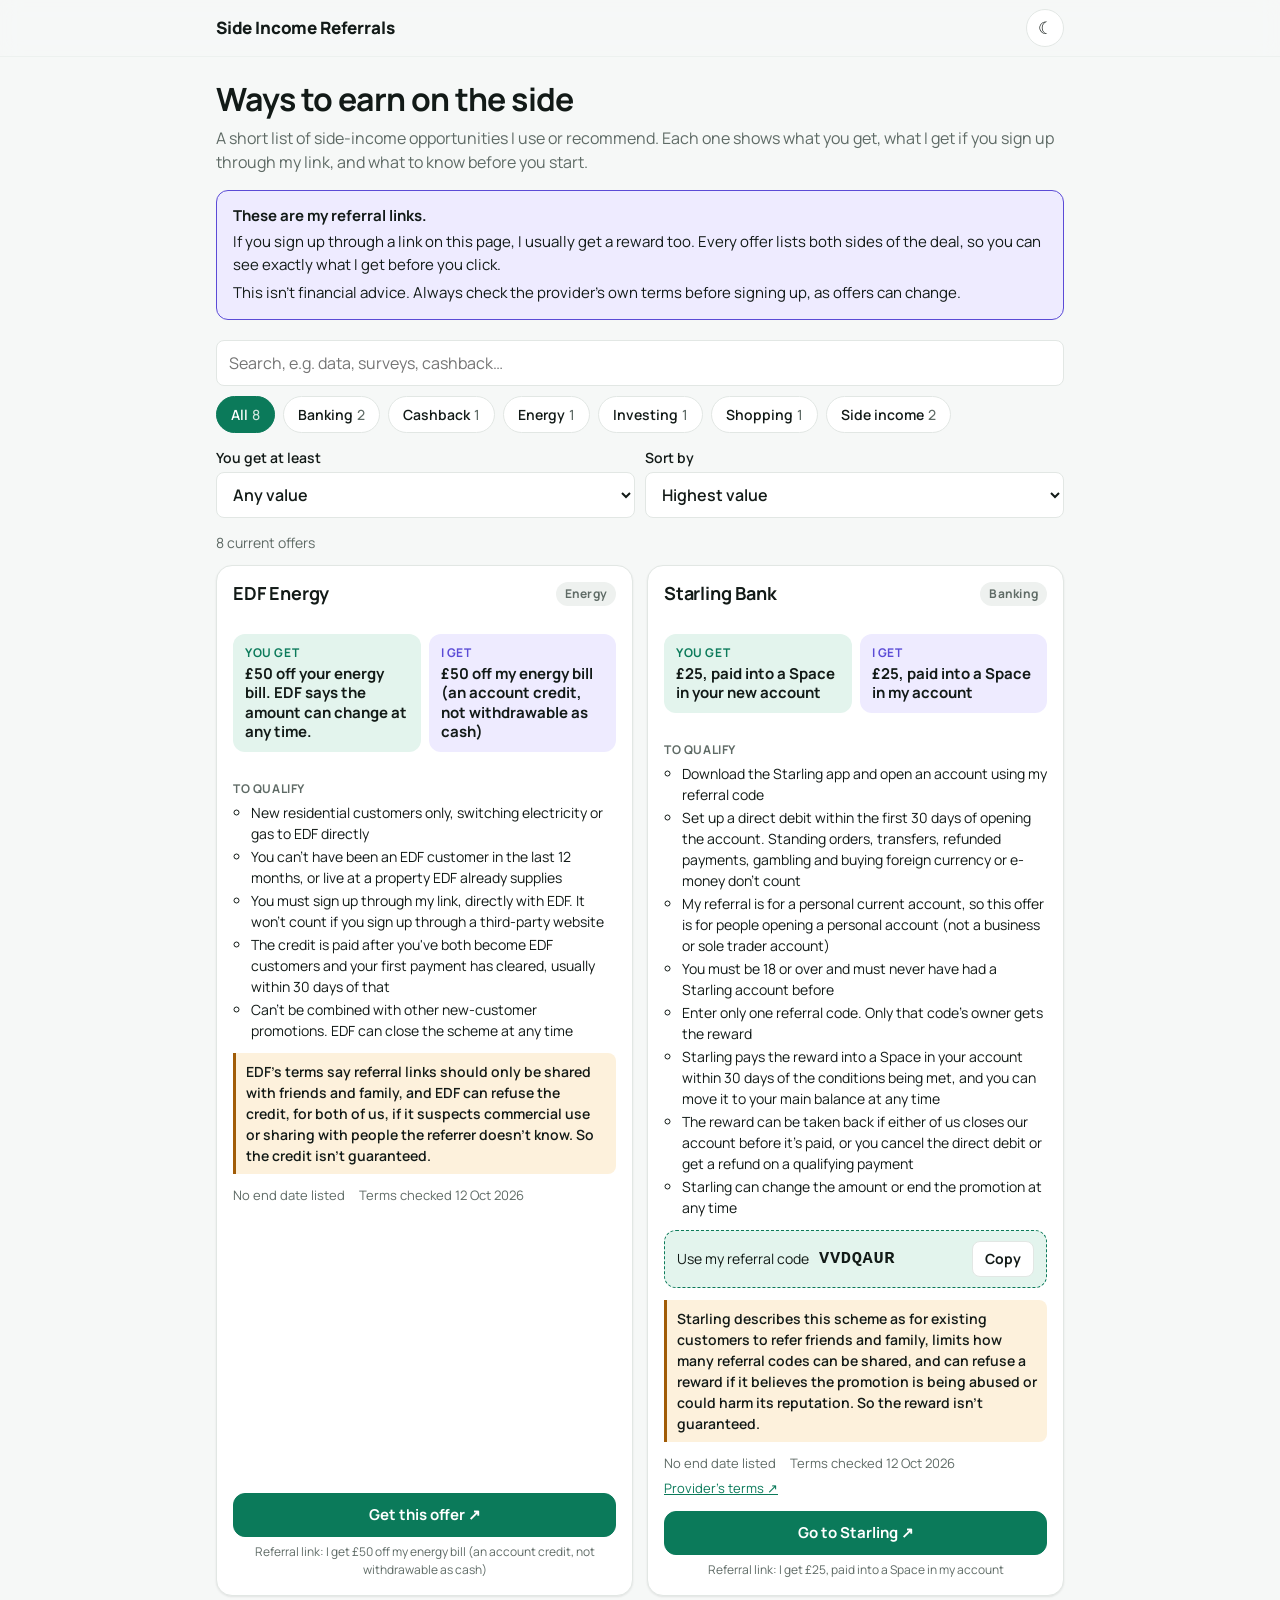
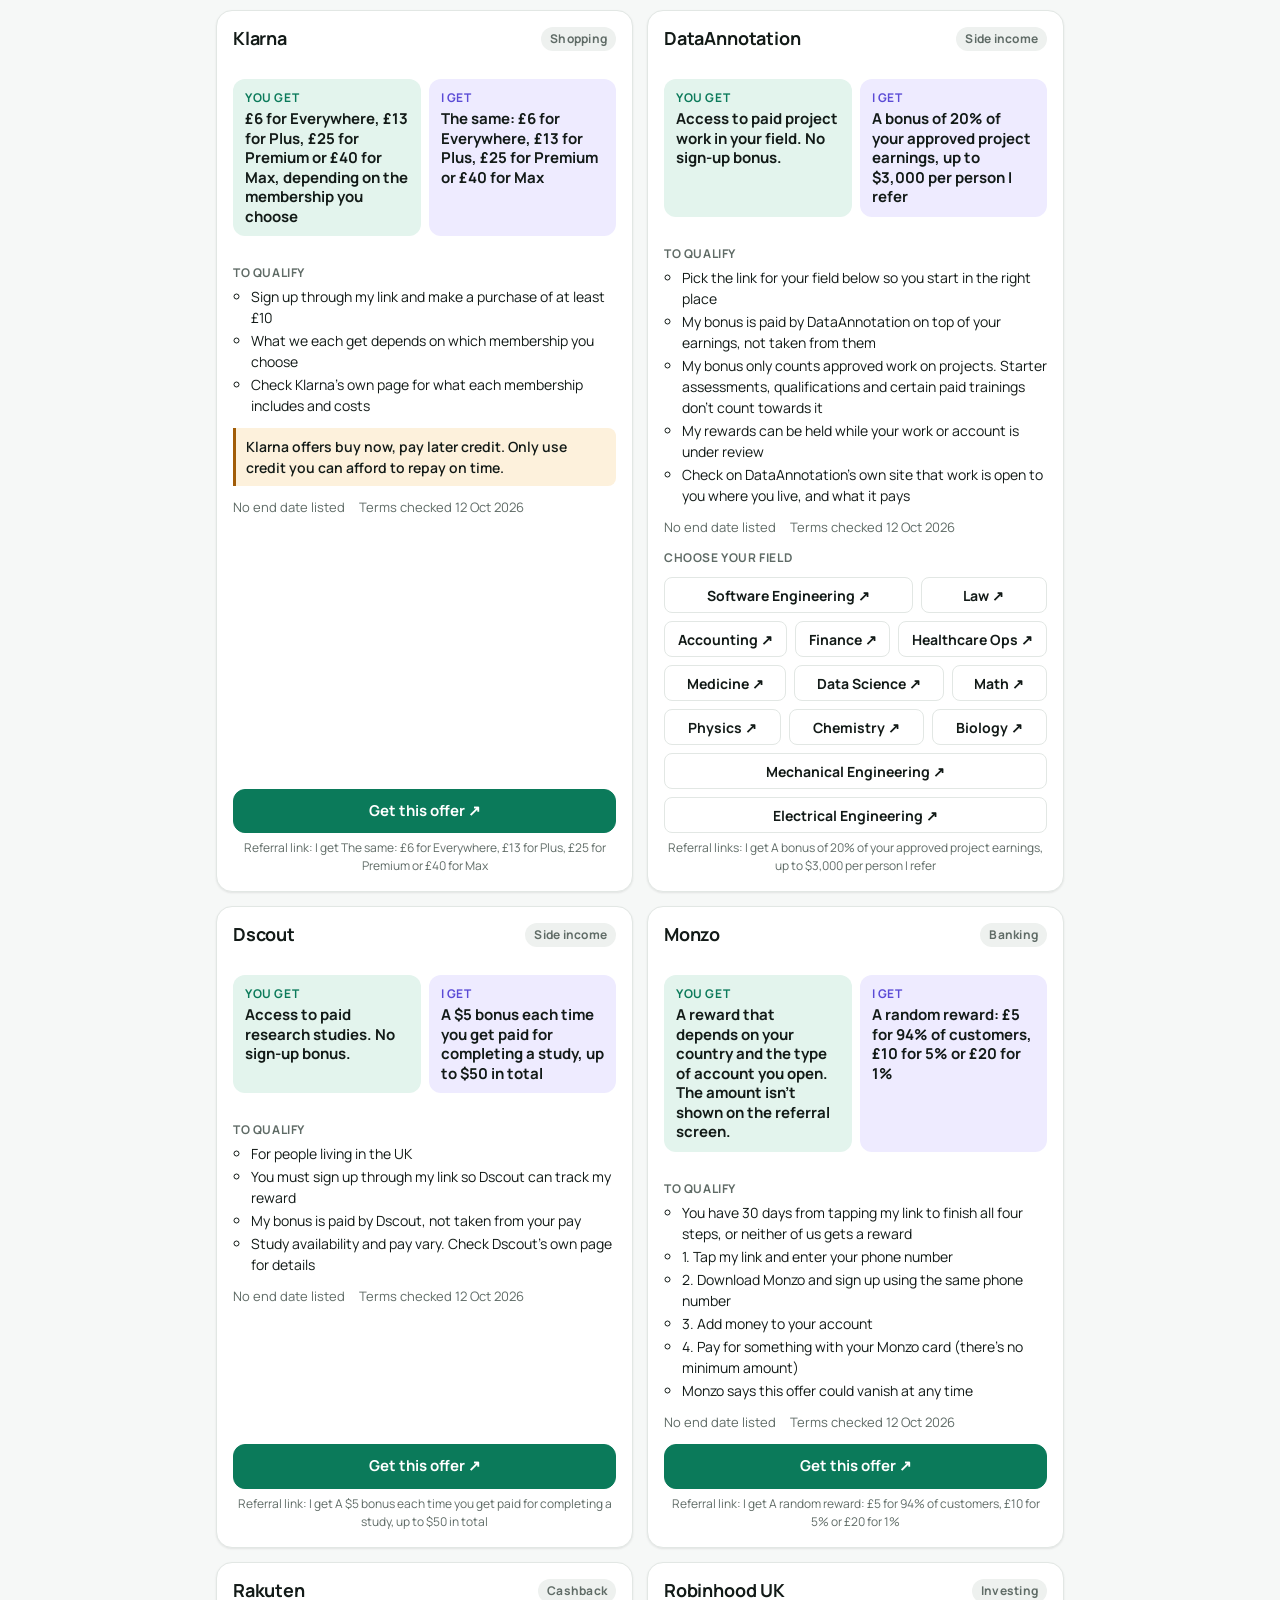
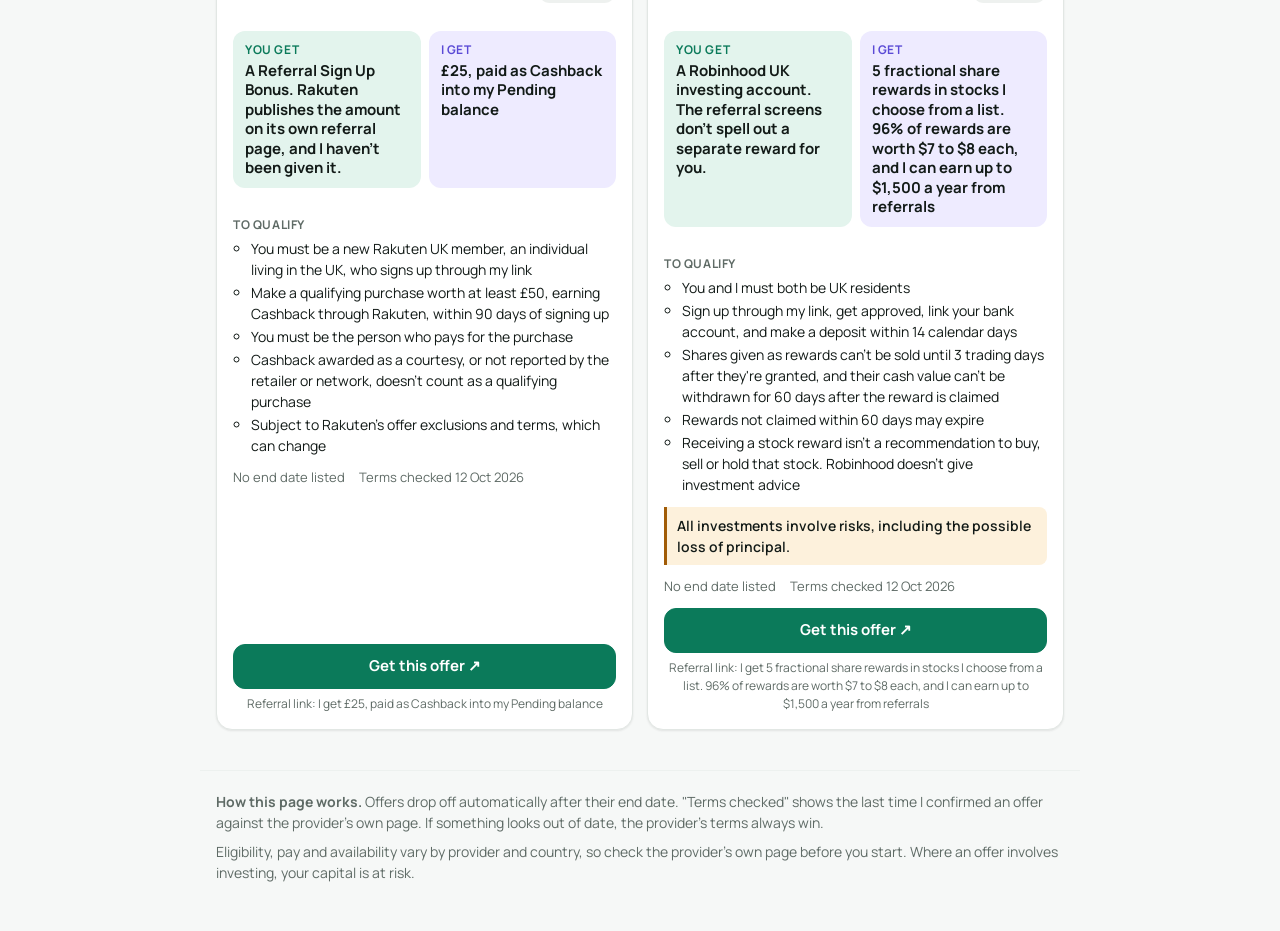
<file: docs/index.html>
<!DOCTYPE html>
<html lang="en-GB">
<head>
<meta charset="UTF-8">
<meta name="viewport" content="width=device-width, initial-scale=1.0">
<title>Side Income Referrals</title>
<meta name="description" content="Ways to earn on the side, with every referral link clearly disclosed: what you get, what I get, and the conditions.">
<link rel="icon" href="favicon.svg" type="image/svg+xml">
<link rel="preconnect" href="https://fonts.googleapis.com">
<link rel="preconnect" href="https://fonts.gstatic.com" crossorigin>
<link rel="stylesheet" href="https://fonts.googleapis.com/css2?family=Manrope:wght@400;500;600;700;800&display=swap">
<script>
// Apply a stored theme choice before first paint to avoid a flash; with no
// stored choice style.css follows the system setting.
(function () {
  try {
    var t = localStorage.getItem("theme");
    if (t === "light" || t === "dark") document.documentElement.setAttribute("data-theme", t);
  } catch (e) {}
})();
</script>
<link rel="stylesheet" href="style.css">
</head>
<body>
<header class="topbar">
  <div class="topbar-inner">
    <h1 class="brand">Side Income Referrals</h1>
    <button id="themeToggle" class="icon-btn" type="button">☾</button>
  </div>
</header>

<main>
  <section class="intro">
    <h2>Ways to earn on the side</h2>
    <p>A short list of side-income opportunities I use or recommend. Each one shows what you get, what I get if you sign up through my link, and what to know before you start.</p>
  </section>

  <!-- Disclosure sits above the offers, before any link, on purpose: UK ad
       rules (CAP Code / CMA guidance) want it clear and up front. -->
  <aside class="disclosure" aria-label="Disclosure">
    <strong>These are my referral links.</strong>
    <p>If you sign up through a link on this page, I usually get a reward too. Every offer lists both sides of the deal, so you can see exactly what I get before you click.</p>
    <p>This isn't financial advice. Always check the provider's own terms before signing up, as offers can change.</p>
  </aside>

  <section class="controls" aria-label="Filter offers">
    <label class="visually-hidden" for="search">Search offers</label>
    <input id="search" type="search" placeholder="Search, e.g. data, surveys, cashback…" autocomplete="off">
    <div id="categoryChips" class="chips" role="group" aria-label="Category"></div>
    <div class="controls-row">
      <label class="field">
        <span>You get at least</span>
        <select id="minValue">
          <option value="0">Any value</option>
          <option value="5">£5+</option>
          <option value="10">£10+</option>
          <option value="25">£25+</option>
          <option value="50">£50+</option>
        </select>
      </label>
      <label class="field">
        <span>Sort by</span>
        <select id="sort">
          <option value="value">Highest value</option>
          <option value="ending">Ending soonest</option>
          <option value="az">Provider A–Z</option>
        </select>
      </label>
    </div>
  </section>

  <p id="resultMeta" class="result-meta" aria-live="polite"></p>
  <ul id="offerList" class="offer-list"></ul>
  <div id="status" class="notice" hidden></div>
</main>

<footer class="site-footer">
  <p><strong>How this page works.</strong> Offers drop off automatically after their end date. "Terms checked" shows the last time I confirmed an offer against the provider's own page. If something looks out of date, the provider's terms always win.</p>
  <p>Eligibility, pay and availability vary by provider and country, so check the provider's own page before you start. Where an offer involves investing, your capital is at risk.</p>
</footer>

<script src="common.js"></script>
<script src="app.js"></script>
</body>
</html>
</file>
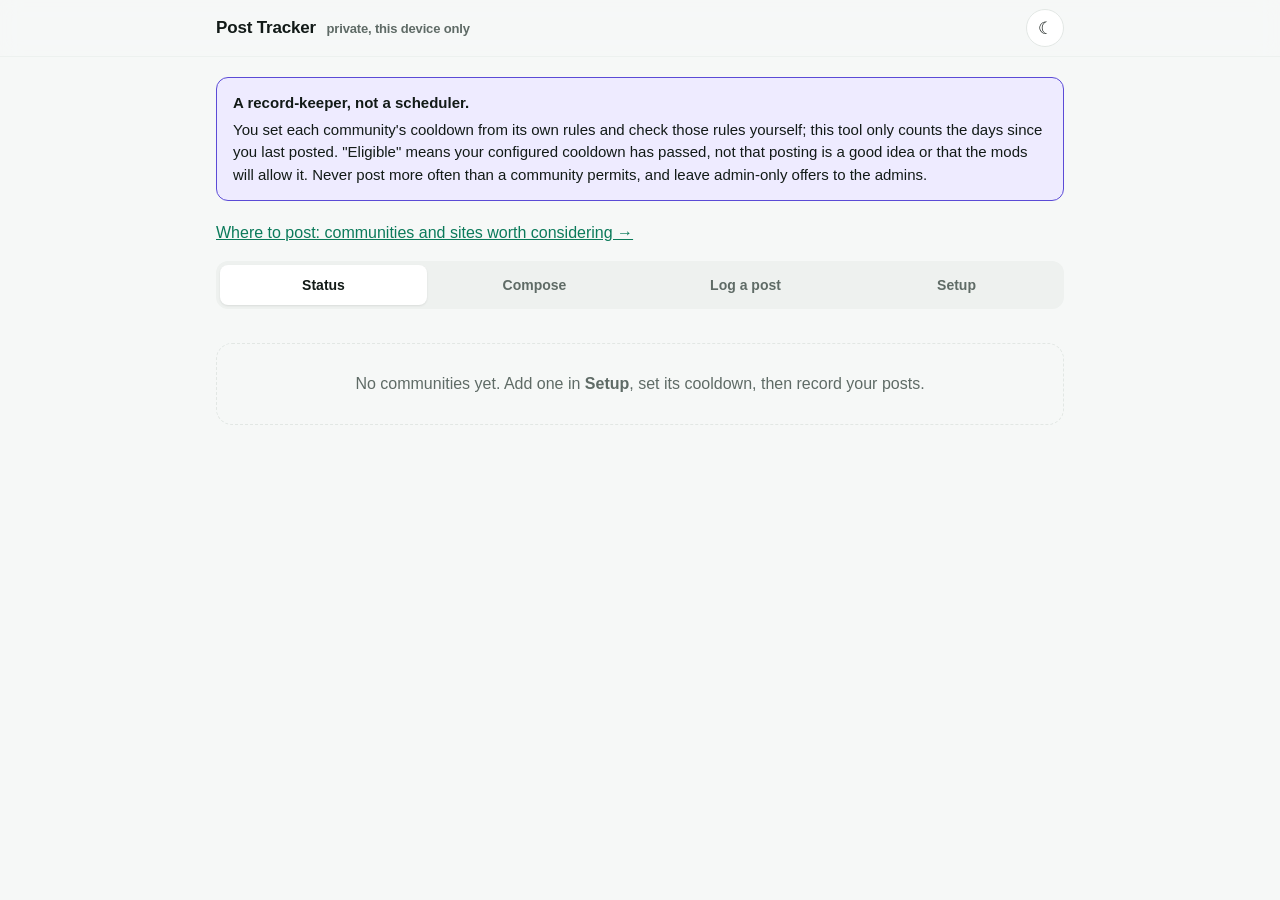
<file: tracker/index.html>
<!DOCTYPE html>
<html lang="en-GB">
<head>
<meta charset="UTF-8">
<meta name="viewport" content="width=device-width, initial-scale=1.0">
<meta name="robots" content="noindex, nofollow">
<title>Post Tracker (private)</title>
<link rel="icon" href="../docs/favicon.svg" type="image/svg+xml">
<script>
(function () {
  try {
    var t = localStorage.getItem("theme");
    if (t === "light" || t === "dark") document.documentElement.setAttribute("data-theme", t);
  } catch (e) {}
})();
</script>
<link rel="stylesheet" href="../docs/style.css">
<link rel="stylesheet" href="tracker.css">
</head>
<body>
<header class="topbar">
  <div class="topbar-inner">
    <h1 class="brand">Post Tracker <small>private, this device only</small></h1>
    <button id="themeToggle" class="icon-btn" type="button">☾</button>
  </div>
</header>

<main>
  <aside class="disclosure" aria-label="What this tool is">
    <strong>A record-keeper, not a scheduler.</strong>
    <p>You set each community's cooldown from its own rules and check those rules yourself; this tool only counts the days since you last posted. "Eligible" means your configured cooldown has passed, not that posting is a good idea or that the mods will allow it. Never post more often than a community permits, and leave admin-only offers to the admins.</p>
  </aside>

  <p><a href="places.html">Where to post: communities and sites worth considering →</a></p>

  <div id="offersError" class="notice error" hidden></div>

  <nav class="tabs" role="tablist" aria-label="Sections">
    <button role="tab" class="tab" data-tab="status" aria-selected="true">Status</button>
    <button role="tab" class="tab" data-tab="compose" aria-selected="false">Compose</button>
    <button role="tab" class="tab" data-tab="log" aria-selected="false">Log a post</button>
    <button role="tab" class="tab" data-tab="setup" aria-selected="false">Setup</button>
  </nav>

  <!-- STATUS -->
  <section id="tab-status" class="panel" role="tabpanel">
    <div id="statusSummary" class="summary"></div>
    <div id="statusCommunities"></div>
  </section>

  <!-- COMPOSE -->
  <section id="tab-compose" class="panel" role="tabpanel" hidden>
    <div class="card form">
      <label class="field"><span>Offer</span><select id="composeOffer"></select></label>
      <label class="field"><span>Community <span class="hint">(optional, shows its status and notes)</span></span><select id="composeCommunity"></select></label>
      <div id="composeStatus"></div>
      <label class="field"><span>Post body <span class="hint">(edit freely, then copy)</span></span><textarea id="composeBody" rows="14"></textarea></label>
      <p class="hint">The body includes a plain referral disclosure and both sides of the deal. Check it against the community's own posting rules before you use it, since some ask for a specific format.</p>
      <div class="row">
        <button id="copyBtn" class="btn" type="button">Copy post</button>
        <button id="regenBtn" class="btn secondary" type="button">Reset text</button>
      </div>
      <p id="copyMsg" class="hint" aria-live="polite"></p>
      <label class="field"><span>Short version for X or Bluesky <span class="hint" id="shortCount"></span></span><textarea id="shortBody" rows="5"></textarea></label>
      <p class="hint">Starts with “Ad:” so it's clear up front that this is a referral link. Posting is still up to you, by hand.</p>
      <div class="row"><button id="copyShortBtn" class="btn secondary" type="button">Copy short version</button></div>
      <p id="copyShortMsg" class="hint" aria-live="polite"></p>
    </div>
  </section>

  <!-- LOG -->
  <section id="tab-log" class="panel" role="tabpanel" hidden>
    <form id="logForm" class="card form">
      <label class="field"><span>Offer</span><select id="logOffer" required></select></label>
      <label class="field"><span>Community</span><select id="logCommunity" required></select></label>
      <label class="field"><span>Date posted</span><input id="logDate" type="date" required></label>
      <label class="field"><span>Link to the post <span class="hint">(optional)</span></span><input id="logUrl" type="url" placeholder="https://…"></label>
      <button class="btn" type="submit">Record post</button>
      <p id="logMsg" class="hint" aria-live="polite"></p>
    </form>
    <h2 class="h2">History</h2>
    <div id="history"></div>
  </section>

  <!-- SETUP -->
  <section id="tab-setup" class="panel" role="tabpanel" hidden>
    <h2 class="h2">Communities</h2>
    <p class="hint">Add each place you post and set its cooldown in days, as stated in that community's own rules. Leave it blank if you're not sure and the tool will say it isn't set rather than guess.</p>
    <div id="communityList"></div>
    <form id="communityForm" class="card form">
      <label class="field"><span>New community name</span><input id="newName" type="text" placeholder="e.g. r/example" required maxlength="60"></label>
      <button class="btn secondary" type="submit">Add community</button>
    </form>

    <h2 class="h2">Your hub link</h2>
    <label class="field"><span>Included at the end of composed posts <span class="hint">(optional)</span></span>
      <input id="hubUrl" type="url" placeholder="https://your-name.github.io/referral-hub/"></label>

    <h2 class="h2">Backup</h2>
    <p class="hint">Everything lives in this browser's storage. Clearing site data, or using a different browser or device, means it isn't there. Export a copy now and then.</p>
    <div class="row">
      <button id="exportBtn" class="btn secondary" type="button">Export backup</button>
      <label class="btn secondary" for="importFile">Import backup</label>
      <input id="importFile" type="file" accept="application/json,.json" class="visually-hidden">
    </div>
    <p id="backupMsg" class="hint" aria-live="polite"></p>
  </section>
</main>

<script src="../docs/common.js"></script>
<script src="logic.js"></script>
<script src="tracker.js"></script>
</body>
</html>
</file>
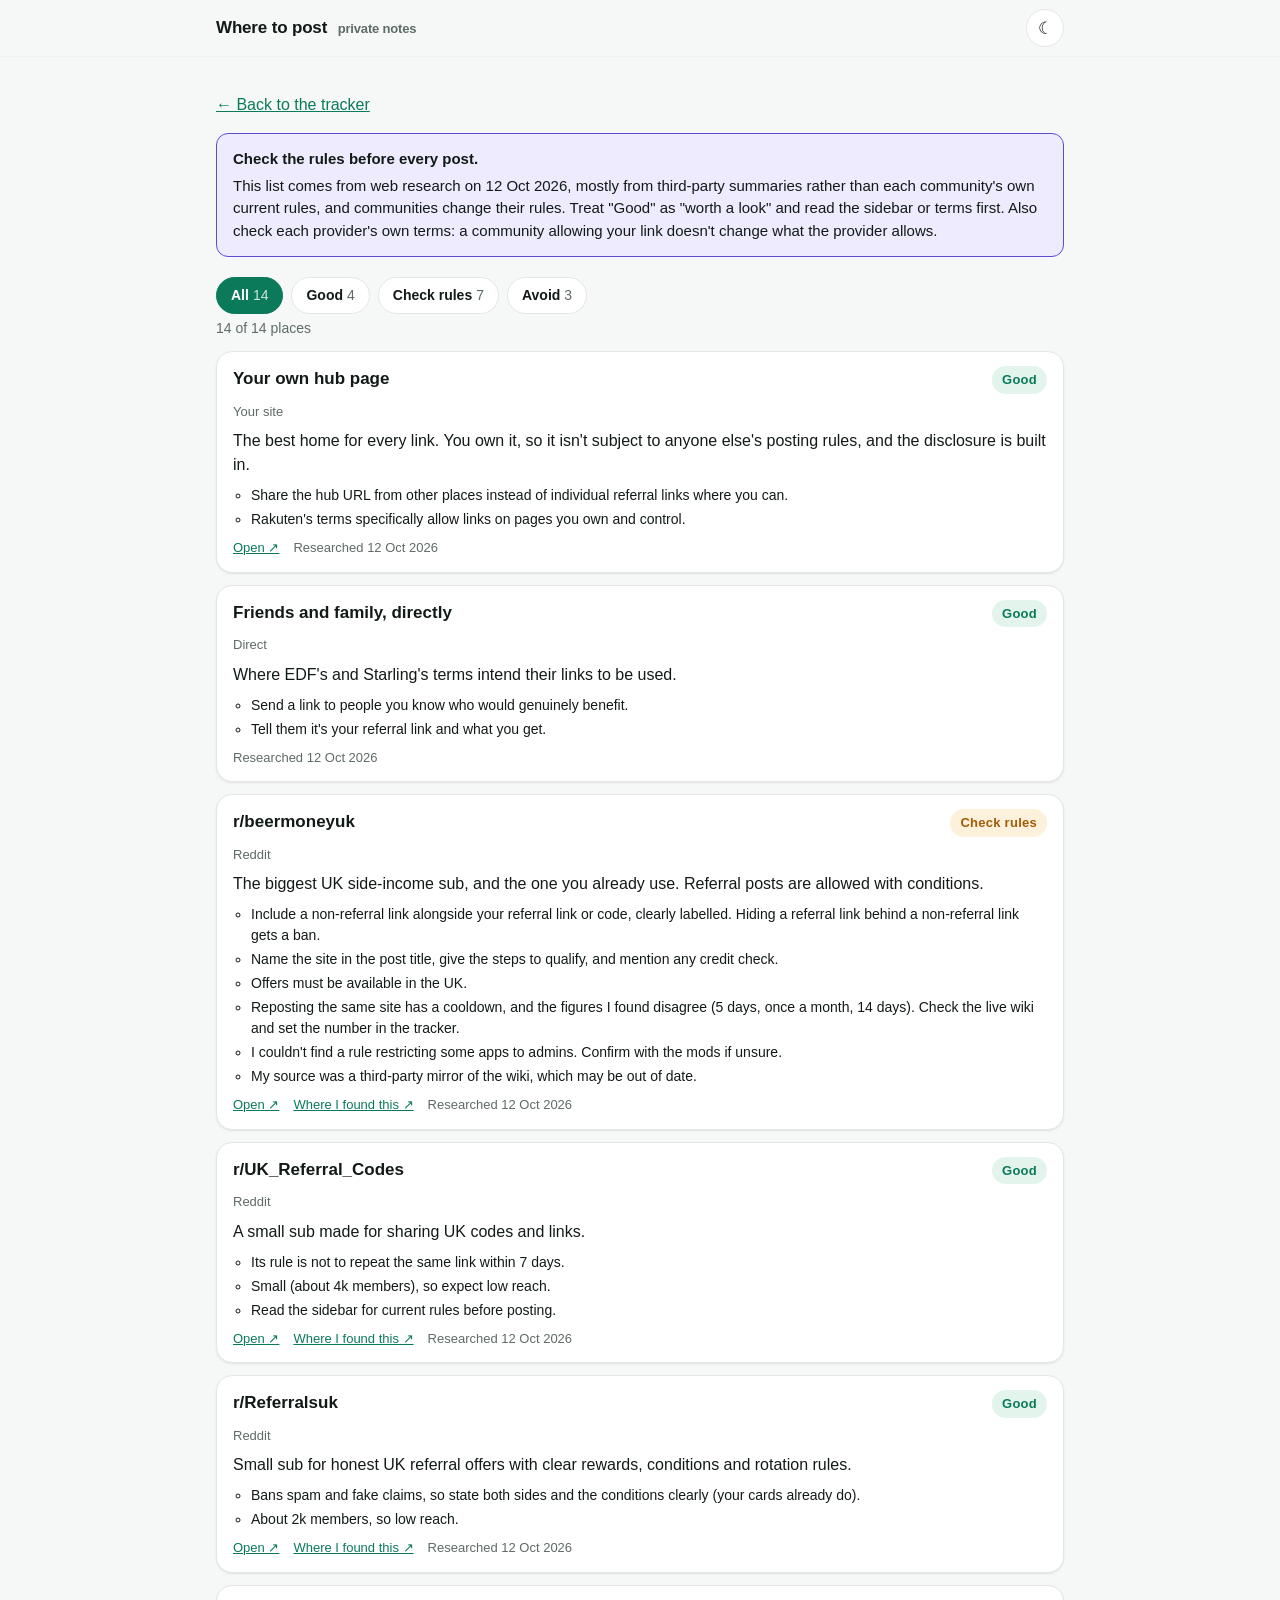
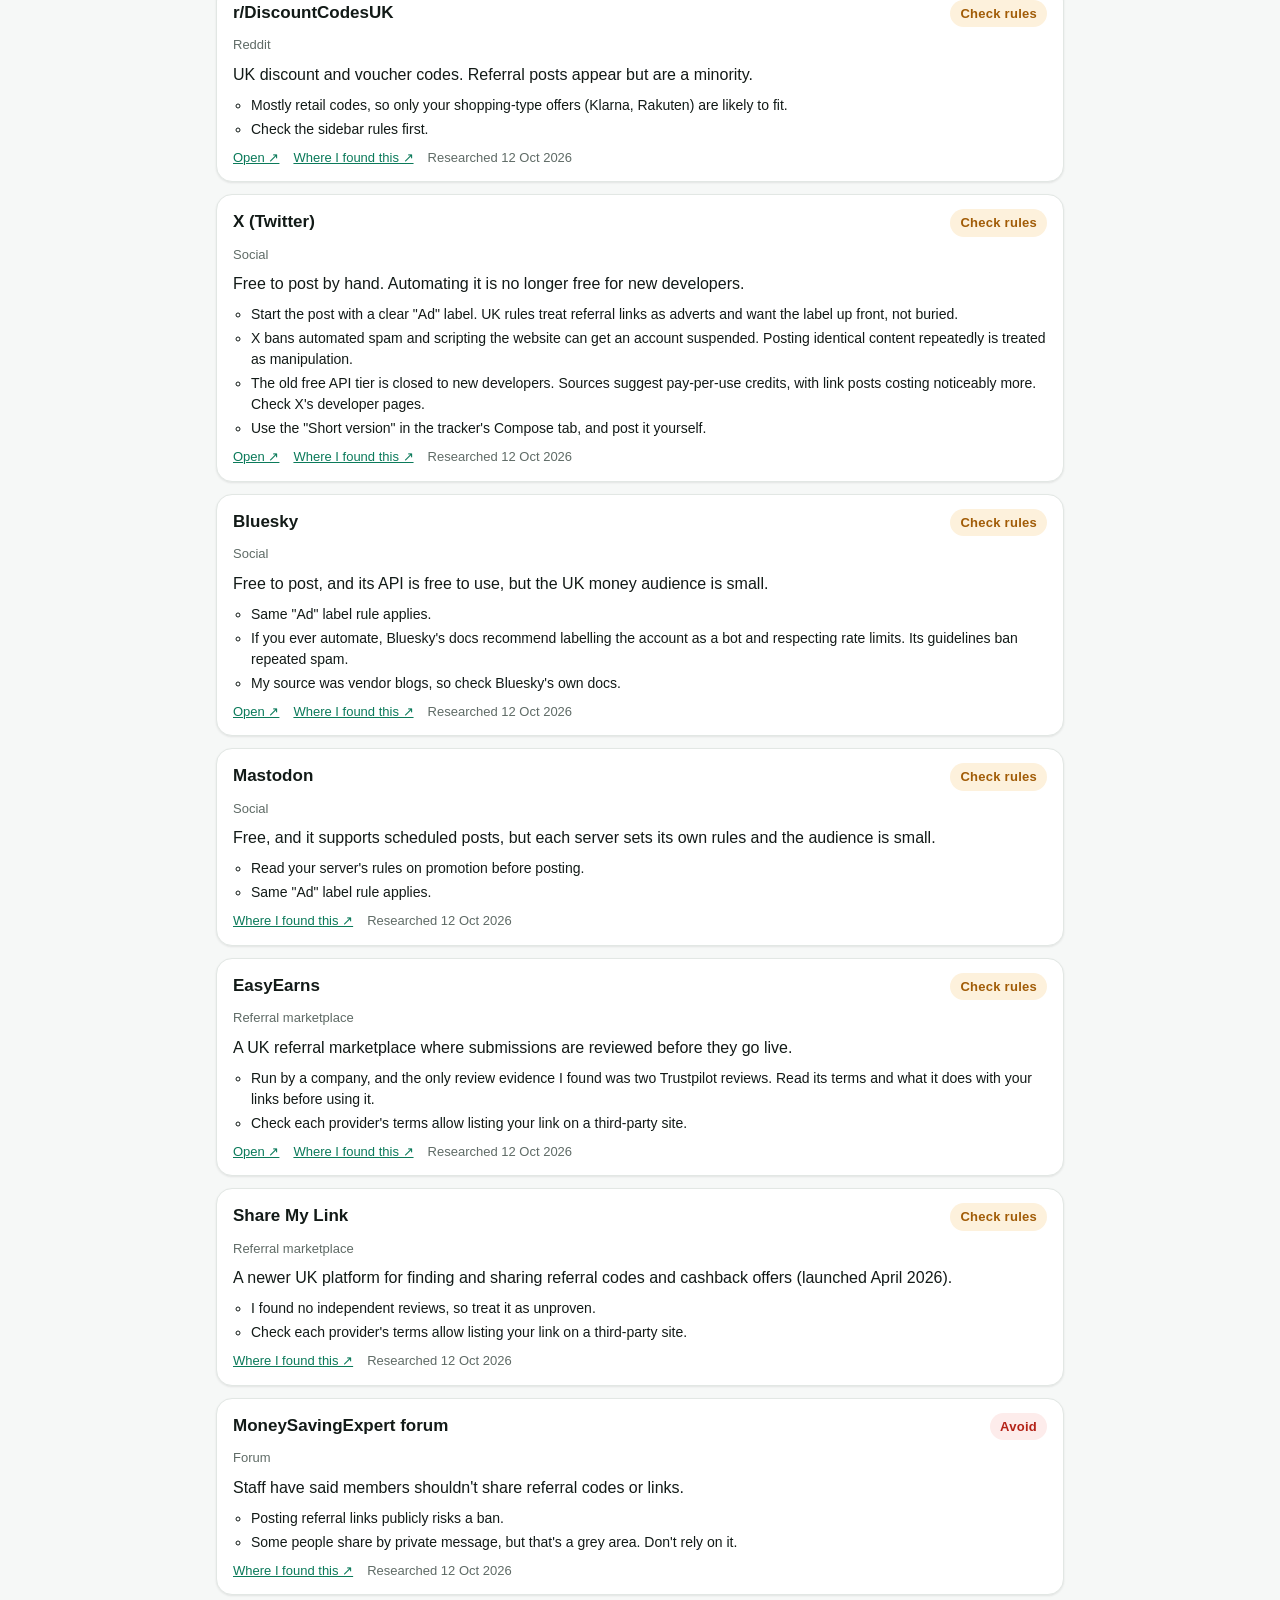
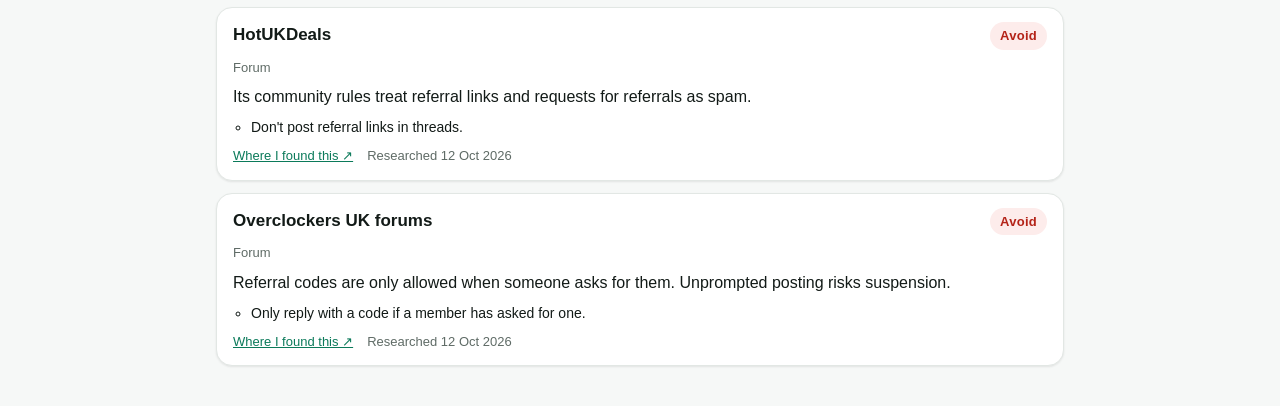
<file: tracker/places.html>
<!DOCTYPE html>
<html lang="en-GB">
<head>
<meta charset="UTF-8">
<meta name="viewport" content="width=device-width, initial-scale=1.0">
<meta name="robots" content="noindex, nofollow">
<title>Where to post (private)</title>
<link rel="icon" href="../docs/favicon.svg" type="image/svg+xml">
<script>
(function () {
  try {
    var t = localStorage.getItem("theme");
    if (t === "light" || t === "dark") document.documentElement.setAttribute("data-theme", t);
  } catch (e) {}
})();
</script>
<link rel="stylesheet" href="../docs/style.css">
<link rel="stylesheet" href="tracker.css">
<style>
  .place { padding: 14px 16px; display: grid; gap: 8px; }
  .place h3 { margin: 0; font-size: 17px; }
  .place p { margin: 0; }
  .place ul { margin: 0; padding-left: 18px; font-size: 14px; }
  .place li + li { margin-top: 3px; }
  .place-head { display: flex; justify-content: space-between; align-items: flex-start; gap: 8px; }
  .place-links { display: flex; flex-wrap: wrap; gap: 6px 14px; font-size: 13px; }
  .place-list { list-style: none; padding: 0; margin: 0; display: grid; gap: 12px; }
</style>
</head>
<body>
<header class="topbar">
  <div class="topbar-inner">
    <h1 class="brand">Where to post <small>private notes</small></h1>
    <button id="themeToggle" class="icon-btn" type="button">☾</button>
  </div>
</header>

<main>
  <p><a href="index.html">← Back to the tracker</a></p>

  <aside class="disclosure" aria-label="About this list">
    <strong>Check the rules before every post.</strong>
    <p>This list comes from web research on 12 Oct 2026, mostly from third-party summaries rather than each community's own current rules, and communities change their rules. Treat "Good" as "worth a look" and read the sidebar or terms first. Also check each provider's own terms: a community allowing your link doesn't change what the provider allows.</p>
  </aside>

  <div id="chips" class="chips" role="group" aria-label="Filter by verdict"></div>
  <p id="meta" class="result-meta" aria-live="polite"></p>
  <ul id="list" class="place-list"></ul>
  <div id="error" class="notice error" hidden></div>
</main>

<script src="../docs/common.js"></script>
<script>
(function () {
  "use strict";
  const esc = RH.escapeHTML;
  const VERDICT = {
    good: { label: "Good", cls: "ok" },
    careful: { label: "Check rules", cls: "warn" },
    avoid: { label: "Avoid", cls: "danger" },
  };
  let places = [], filter = "all";

  const safeUrl = (u) => { try { return new URL(u).protocol === "https:" ? u : ""; } catch (e) { return ""; } };

  function render() {
    const shown = places.filter((p) => filter === "all" || p.verdict === filter);
    document.getElementById("meta").textContent = shown.length + " of " + places.length + " places";
    document.getElementById("list").innerHTML = shown.map((p) => {
      const v = VERDICT[p.verdict] || VERDICT.careful;
      const links = [
        safeUrl(p.url) ? `<a href="${esc(p.url)}" target="_blank" rel="noopener">Open ↗</a>` : "",
        safeUrl(p.source) ? `<a href="${esc(p.source)}" target="_blank" rel="noopener">Where I found this ↗</a>` : "",
        p.checked ? `<span class="hint">Researched ${esc(RH.formatDate(p.checked))}</span>` : "",
      ].join("");
      return `<li class="card place">
        <div class="place-head"><h3>${esc(p.name)}</h3><span class="tag big ${v.cls}">${v.label}</span></div>
        <p class="hint">${esc(p.kind)}</p>
        <p>${esc(p.summary)}</p>
        ${(p.notes || []).length ? `<ul>${p.notes.map((n) => `<li>${esc(n)}</li>`).join("")}</ul>` : ""}
        <div class="place-links">${links}</div>
      </li>`;
    }).join("");
  }

  function chips() {
    const counts = { all: places.length };
    for (const p of places) counts[p.verdict] = (counts[p.verdict] || 0) + 1;
    const order = ["all", "good", "careful", "avoid"].filter((k) => counts[k]);
    document.getElementById("chips").innerHTML = order.map((k) =>
      `<button type="button" class="chip" data-v="${k}" aria-pressed="${k === filter}">${k === "all" ? "All" : VERDICT[k].label}<span class="count">${counts[k]}</span></button>`).join("");
  }

  document.getElementById("chips").addEventListener("click", (e) => {
    const b = e.target.closest(".chip");
    if (!b) return;
    filter = b.dataset.v;
    chips();
    render();
  });

  RH.initThemeToggle(document.getElementById("themeToggle"));
  fetch("places.json", { cache: "no-cache" })
    .then((r) => { if (!r.ok) throw new Error("HTTP " + r.status); return r.json(); })
    .then((data) => { places = Array.isArray(data) ? data : []; chips(); render(); })
    .catch(() => {
      const box = document.getElementById("error");
      box.textContent = "Couldn't load places.json. Open this page via the local server (node scripts/serve.mjs), not straight from disk.";
      box.hidden = false;
    });
})();
</script>
</body>
</html>
</file>
<file: docs/style.css>
/* Shared by the public hub (docs/) and the private tracker (tracker/). */
:root {
  --font-sans: "Manrope", -apple-system, BlinkMacSystemFont, "Segoe UI", Roboto, Helvetica, Arial, sans-serif;

  --bg: #f6f8f7;
  --card-bg: #ffffff;
  --text: #121a17;
  --text-muted: #5f6b66;
  --border: #e2e7e4;
  --border-soft: #edf1ef;
  --accent: #0b7a5a;
  --accent-hover: #09664b;
  --accent-soft: #e3f4ed;
  --accent-contrast: #ffffff;
  --you: #0b7a5a;
  --you-bg: #e3f4ed;
  --me: #5b4bd6;
  --me-bg: #eeebff;
  --warn: #a15c07;
  --warn-bg: #fdf1dc;
  --danger: #b42318;
  --danger-bg: #fdeceb;
  --muted-bg: #eef1ef;

  --radius-sm: 8px;
  --radius-md: 12px;
  --radius-lg: 16px;
  --radius-pill: 999px;
  --shadow-sm: 0 1px 2px rgba(18, 26, 23, 0.05), 0 1px 3px rgba(18, 26, 23, 0.04);
  --shadow-md: 0 6px 16px rgba(18, 26, 23, 0.07), 0 2px 6px rgba(18, 26, 23, 0.04);
}

@media (prefers-color-scheme: dark) {
  :root:not([data-theme="light"]) {
    --bg: #0b0f0e;
    --card-bg: #131a18;
    --text: #edf3f0;
    --text-muted: #8e9a95;
    --border: #25302c;
    --border-soft: #1b2421;
    --accent: #3ccf9b;
    --accent-hover: #5fdcae;
    --accent-soft: #10291f;
    --accent-contrast: #07120e;
    --you: #3ccf9b;
    --you-bg: #10291f;
    --me: #a99dff;
    --me-bg: #1f1b3a;
    --warn: #e8a23f;
    --warn-bg: #33250f;
    --danger: #f27a6f;
    --danger-bg: #351714;
    --muted-bg: #1a2320;
    --shadow-sm: 0 1px 2px rgba(0, 0, 0, 0.35), 0 1px 3px rgba(0, 0, 0, 0.3);
    --shadow-md: 0 8px 20px rgba(0, 0, 0, 0.4), 0 2px 6px rgba(0, 0, 0, 0.3);
  }
}

:root[data-theme="dark"] {
  --bg: #0b0f0e;
  --card-bg: #131a18;
  --text: #edf3f0;
  --text-muted: #8e9a95;
  --border: #25302c;
  --border-soft: #1b2421;
  --accent: #3ccf9b;
  --accent-hover: #5fdcae;
  --accent-soft: #10291f;
  --accent-contrast: #07120e;
  --you: #3ccf9b;
  --you-bg: #10291f;
  --me: #a99dff;
  --me-bg: #1f1b3a;
  --warn: #e8a23f;
  --warn-bg: #33250f;
  --danger: #f27a6f;
  --danger-bg: #351714;
  --muted-bg: #1a2320;
  --shadow-sm: 0 1px 2px rgba(0, 0, 0, 0.35), 0 1px 3px rgba(0, 0, 0, 0.3);
  --shadow-md: 0 8px 20px rgba(0, 0, 0, 0.4), 0 2px 6px rgba(0, 0, 0, 0.3);
}

* { box-sizing: border-box; }
html { color-scheme: light dark; -webkit-text-size-adjust: 100%; }

body {
  margin: 0;
  background: var(--bg);
  color: var(--text);
  font-family: var(--font-sans);
  font-size: 16px;
  line-height: 1.5;
  -webkit-font-smoothing: antialiased;
}

a { color: var(--accent); }
:focus-visible { outline: 2px solid var(--accent); outline-offset: 2px; border-radius: 4px; }
[hidden] { display: none !important; }

.visually-hidden {
  position: absolute; width: 1px; height: 1px; padding: 0; margin: -1px;
  overflow: hidden; clip: rect(0 0 0 0); white-space: nowrap; border: 0;
}

/* ---- layout ------------------------------------------------------------- */

.topbar {
  position: sticky; top: 0; z-index: 10;
  background: color-mix(in srgb, var(--bg) 88%, transparent);
  backdrop-filter: saturate(1.4) blur(10px);
  -webkit-backdrop-filter: saturate(1.4) blur(10px);
  border-bottom: 1px solid var(--border-soft);
}
.topbar-inner, main, .site-footer {
  max-width: 880px; margin: 0 auto; padding-left: 16px; padding-right: 16px;
}
.topbar-inner { display: flex; align-items: center; justify-content: space-between; gap: 12px; height: 56px; }
.brand { font-size: 17px; font-weight: 800; letter-spacing: -0.01em; margin: 0; }
.brand small { font-weight: 600; color: var(--text-muted); font-size: 13px; margin-left: 6px; }

main { padding-top: 20px; padding-bottom: 40px; }

.icon-btn {
  width: 38px; height: 38px; border-radius: var(--radius-pill);
  border: 1px solid var(--border); background: var(--card-bg); color: var(--text);
  font-size: 17px; cursor: pointer; display: inline-grid; place-items: center;
}
.icon-btn:hover { border-color: var(--text-muted); }

.intro h2 { font-size: clamp(24px, 6vw, 32px); line-height: 1.15; letter-spacing: -0.02em; margin: 4px 0 8px; }
.intro p { margin: 0 0 16px; color: var(--text-muted); }

/* ---- disclosure --------------------------------------------------------- */

.disclosure {
  border: 1px solid var(--me); background: var(--me-bg);
  border-radius: var(--radius-md); padding: 14px 16px; margin: 0 0 20px;
}
.disclosure strong:first-child { display: block; font-size: 15px; margin-bottom: 4px; }
.disclosure p { margin: 0; font-size: 15px; }
.disclosure p + p { margin-top: 6px; }

/* ---- controls ----------------------------------------------------------- */

.controls { display: grid; gap: 10px; margin-bottom: 14px; }
.controls-row { display: grid; grid-template-columns: 1fr 1fr; gap: 10px; }

input[type="search"], input[type="text"], input[type="url"], input[type="number"], input[type="date"], select, textarea {
  width: 100%; font: inherit; font-size: 16px; /* 16px stops iOS zooming on focus */
  color: var(--text); background: var(--card-bg);
  border: 1px solid var(--border); border-radius: var(--radius-sm);
  padding: 10px 12px; min-height: 44px;
}
textarea { resize: vertical; line-height: 1.45; }
input:focus, select:focus, textarea:focus { outline: none; border-color: var(--accent); box-shadow: 0 0 0 3px var(--accent-soft); }

label.field { display: grid; gap: 4px; font-size: 14px; font-weight: 600; }
label.field .hint, .hint { font-weight: 500; color: var(--text-muted); font-size: 13px; }

.chips { display: flex; gap: 8px; overflow-x: auto; padding-bottom: 4px; scrollbar-width: none; }
.chips::-webkit-scrollbar { display: none; }
.chip {
  flex: none; font: inherit; font-size: 14px; font-weight: 600;
  padding: 7px 14px; min-height: 36px; border-radius: var(--radius-pill);
  border: 1px solid var(--border); background: var(--card-bg); color: var(--text);
  cursor: pointer; white-space: nowrap;
}
.chip .count { color: var(--text-muted); font-weight: 500; margin-left: 4px; }
.chip[aria-pressed="true"] { background: var(--accent); border-color: var(--accent); color: var(--accent-contrast); }
.chip[aria-pressed="true"] .count { color: inherit; opacity: 0.8; }

.result-meta { font-size: 14px; color: var(--text-muted); margin: 0 0 12px; }

/* ---- offer cards -------------------------------------------------------- */

.offer-list { display: grid; gap: 14px; list-style: none; padding: 0; margin: 0; }
@media (min-width: 720px) { .offer-list { grid-template-columns: 1fr 1fr; } }

.card {
  background: var(--card-bg); border: 1px solid var(--border);
  border-radius: var(--radius-lg); box-shadow: var(--shadow-sm);
}
.offer { padding: 16px; display: flex; flex-direction: column; gap: 12px; scroll-margin-top: 72px; }
.offer:target { border-color: var(--accent); box-shadow: 0 0 0 3px var(--accent-soft); }

.offer-head { display: flex; justify-content: space-between; align-items: flex-start; gap: 8px; }
.offer-head h3 { margin: 0; font-size: 18px; line-height: 1.25; letter-spacing: -0.01em; }

.tag {
  display: inline-block; font-size: 12px; font-weight: 700; letter-spacing: 0.02em;
  padding: 3px 9px; border-radius: var(--radius-pill);
  background: var(--muted-bg); color: var(--text-muted); white-space: nowrap;
}
.tag.warn { background: var(--warn-bg); color: var(--warn); }
.tag.danger { background: var(--danger-bg); color: var(--danger); }
.tag.ok { background: var(--accent-soft); color: var(--accent); }
.tag.me { background: var(--me-bg); color: var(--me); }

.deal { display: grid; grid-template-columns: 1fr 1fr; gap: 8px; }
.deal > div { border-radius: var(--radius-md); padding: 10px 12px; }
.deal .you { background: var(--you-bg); }
.deal .me { background: var(--me-bg); }
.deal dt { font-size: 12px; font-weight: 700; text-transform: uppercase; letter-spacing: 0.05em; }
.deal .you dt { color: var(--you); }
.deal .me dt { color: var(--me); }
.deal dd { margin: 2px 0 0; font-weight: 700; font-size: 15px; line-height: 1.3; }

.conditions { margin: 0; padding-left: 18px; font-size: 14px; }
.conditions li + li { margin-top: 2px; }
.section-label { font-size: 12px; font-weight: 700; text-transform: uppercase; letter-spacing: 0.05em; color: var(--text-muted); margin: 0 0 4px; }

.risk {
  font-size: 14px; font-weight: 600; margin: 0;
  border-left: 3px solid var(--warn); background: var(--warn-bg); color: var(--text);
  padding: 8px 10px; border-radius: 0 var(--radius-sm) var(--radius-sm) 0;
}
.placeholder-note { font-size: 13px; margin: 0; color: var(--warn); font-weight: 600; }

.offer-meta { display: flex; flex-wrap: wrap; gap: 6px 14px; font-size: 13px; color: var(--text-muted); }
.offer-foot { margin-top: auto; display: flex; flex-direction: column; gap: 6px; }

.btn {
  display: inline-flex; align-items: center; justify-content: center; gap: 6px;
  font: inherit; font-weight: 700; font-size: 15px; text-decoration: none;
  min-height: 44px; padding: 10px 16px; border-radius: var(--radius-md);
  border: 1px solid var(--accent); background: var(--accent); color: var(--accent-contrast);
  cursor: pointer;
}
.btn:hover { background: var(--accent-hover); border-color: var(--accent-hover); }
.btn.secondary { background: var(--card-bg); color: var(--text); border-color: var(--border); }
.btn.secondary:hover { border-color: var(--text-muted); }
.btn.danger { background: var(--card-bg); color: var(--danger); border-color: var(--border); }
.btn.danger:hover { border-color: var(--danger); }
.btn.small { min-height: 36px; padding: 6px 12px; font-size: 14px; border-radius: var(--radius-sm); }
.btn[aria-disabled="true"], .btn:disabled { opacity: 0.5; cursor: not-allowed; pointer-events: none; }
.btn-note { font-size: 12px; color: var(--text-muted); text-align: center; }

.empty, .notice {
  text-align: center; padding: 28px 16px; color: var(--text-muted);
  border: 1px dashed var(--border); border-radius: var(--radius-lg);
}
.notice.error { color: var(--danger); border-color: var(--danger); background: var(--danger-bg); text-align: left; }

.site-footer {
  padding-top: 20px; padding-bottom: 40px; border-top: 1px solid var(--border-soft);
  font-size: 14px; color: var(--text-muted);
}
.site-footer p { margin: 0 0 8px; }

.link-grid { display: flex; flex-wrap: wrap; gap: 8px; }
.link-grid .btn { flex: 1 1 auto; }

.code-box {
  display: flex; align-items: center; gap: 10px; flex-wrap: wrap;
  border: 1px dashed var(--accent); background: var(--accent-soft);
  border-radius: var(--radius-md); padding: 10px 12px; font-size: 14px;
}
.code-box b { font-family: ui-monospace, SFMono-Regular, Menlo, Consolas, monospace; font-size: 17px; letter-spacing: 0.04em; }
.code-box .btn { margin-left: auto; }
</file>
<file: tracker/tracker.css>
.tabs {
  display: grid; grid-template-columns: repeat(4, 1fr); gap: 4px;
  background: var(--muted-bg); padding: 4px; border-radius: var(--radius-md); margin-bottom: 18px;
}
.tab {
  font: inherit; font-size: 14px; font-weight: 700; min-height: 40px; padding: 6px 4px;
  border: 0; border-radius: var(--radius-sm); background: transparent; color: var(--text-muted); cursor: pointer;
}
.tab[aria-selected="true"] { background: var(--card-bg); color: var(--text); box-shadow: var(--shadow-sm); }

.h2 { font-size: 18px; margin: 24px 0 8px; letter-spacing: -0.01em; }
.panel > .h2:first-child { margin-top: 0; }
.form { padding: 16px; display: grid; gap: 14px; margin-bottom: 16px; }
.row { display: flex; flex-wrap: wrap; gap: 10px; }
.row .btn { flex: 1 1 140px; }

.summary { display: grid; grid-template-columns: repeat(auto-fit, minmax(150px, 1fr)); gap: 10px; margin-bottom: 16px; }
.stat { padding: 12px 14px; }
.stat b { display: block; font-size: 26px; line-height: 1.1; letter-spacing: -0.02em; }
.stat span { font-size: 13px; color: var(--text-muted); }

.community { padding: 14px 16px; margin-bottom: 14px; }
.community h3 { margin: 0 0 2px; font-size: 17px; }
.community .sub { margin: 0 0 10px; font-size: 13px; color: var(--text-muted); }
.community .note { margin: 0 0 10px; font-size: 14px; white-space: pre-wrap; }
.rows { list-style: none; margin: 0; padding: 0; }
.rows li { display: grid; grid-template-columns: 1fr auto; gap: 4px 10px; align-items: center; padding: 10px 0; border-top: 1px solid var(--border-soft); }
.rows .what b { display: block; font-size: 15px; }
.rows .what span { font-size: 13px; color: var(--text-muted); }
.rows .act { display: flex; align-items: center; gap: 8px; }
.tag.big { font-size: 13px; padding: 4px 10px; }

.hist { list-style: none; margin: 0; padding: 0; display: grid; gap: 8px; }
.hist li { display: flex; justify-content: space-between; align-items: center; gap: 10px; padding: 10px 12px; }
.hist .what span { display: block; font-size: 13px; color: var(--text-muted); }

.community-edit { padding: 14px 16px; margin-bottom: 14px; display: grid; gap: 12px; }
.community-edit h3 { margin: 0; font-size: 16px; }
.two { display: grid; grid-template-columns: 1fr 1fr; gap: 10px; }
.blocklist { display: grid; gap: 4px; max-height: 180px; overflow: auto; }
.blocklist label { font-size: 14px; display: flex; align-items: center; gap: 8px; min-height: 32px; }
.blocklist input { width: 18px; height: 18px; }
details.more summary { cursor: pointer; font-size: 14px; font-weight: 600; min-height: 32px; }
</file>
